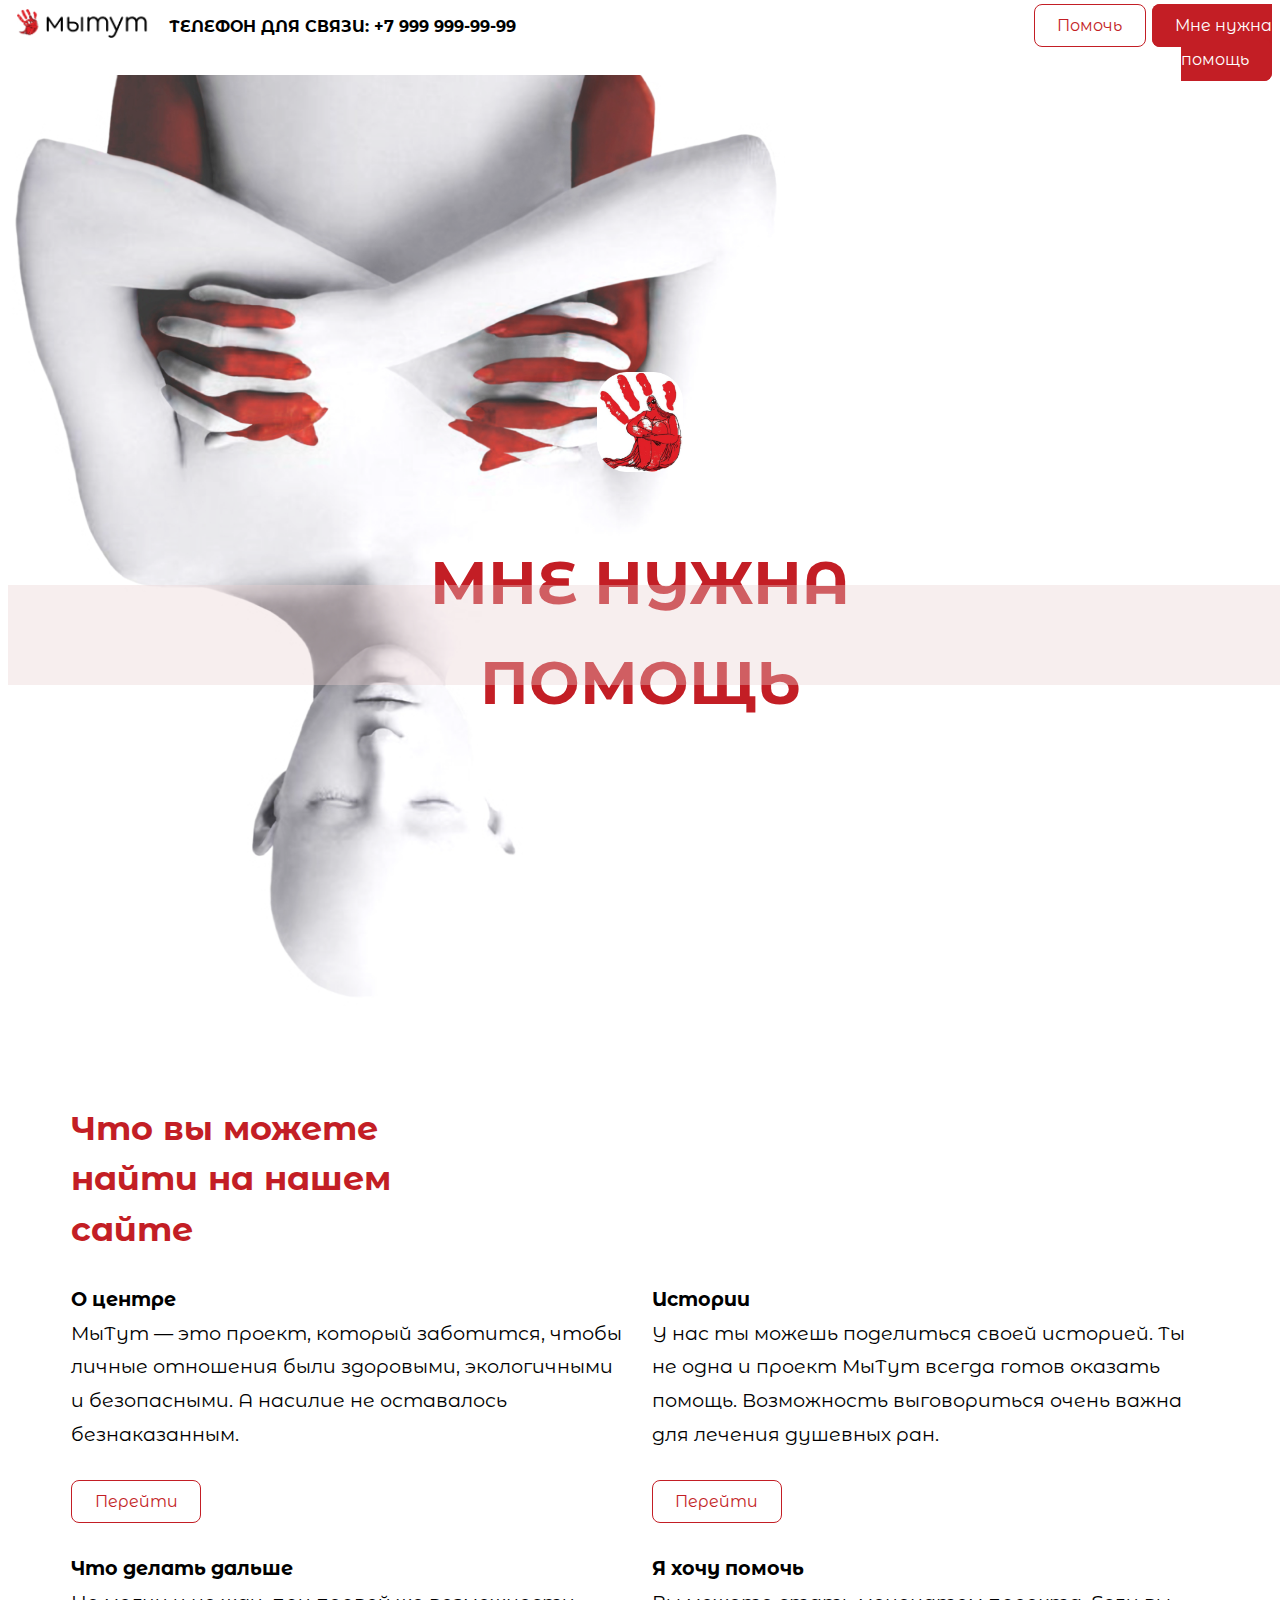
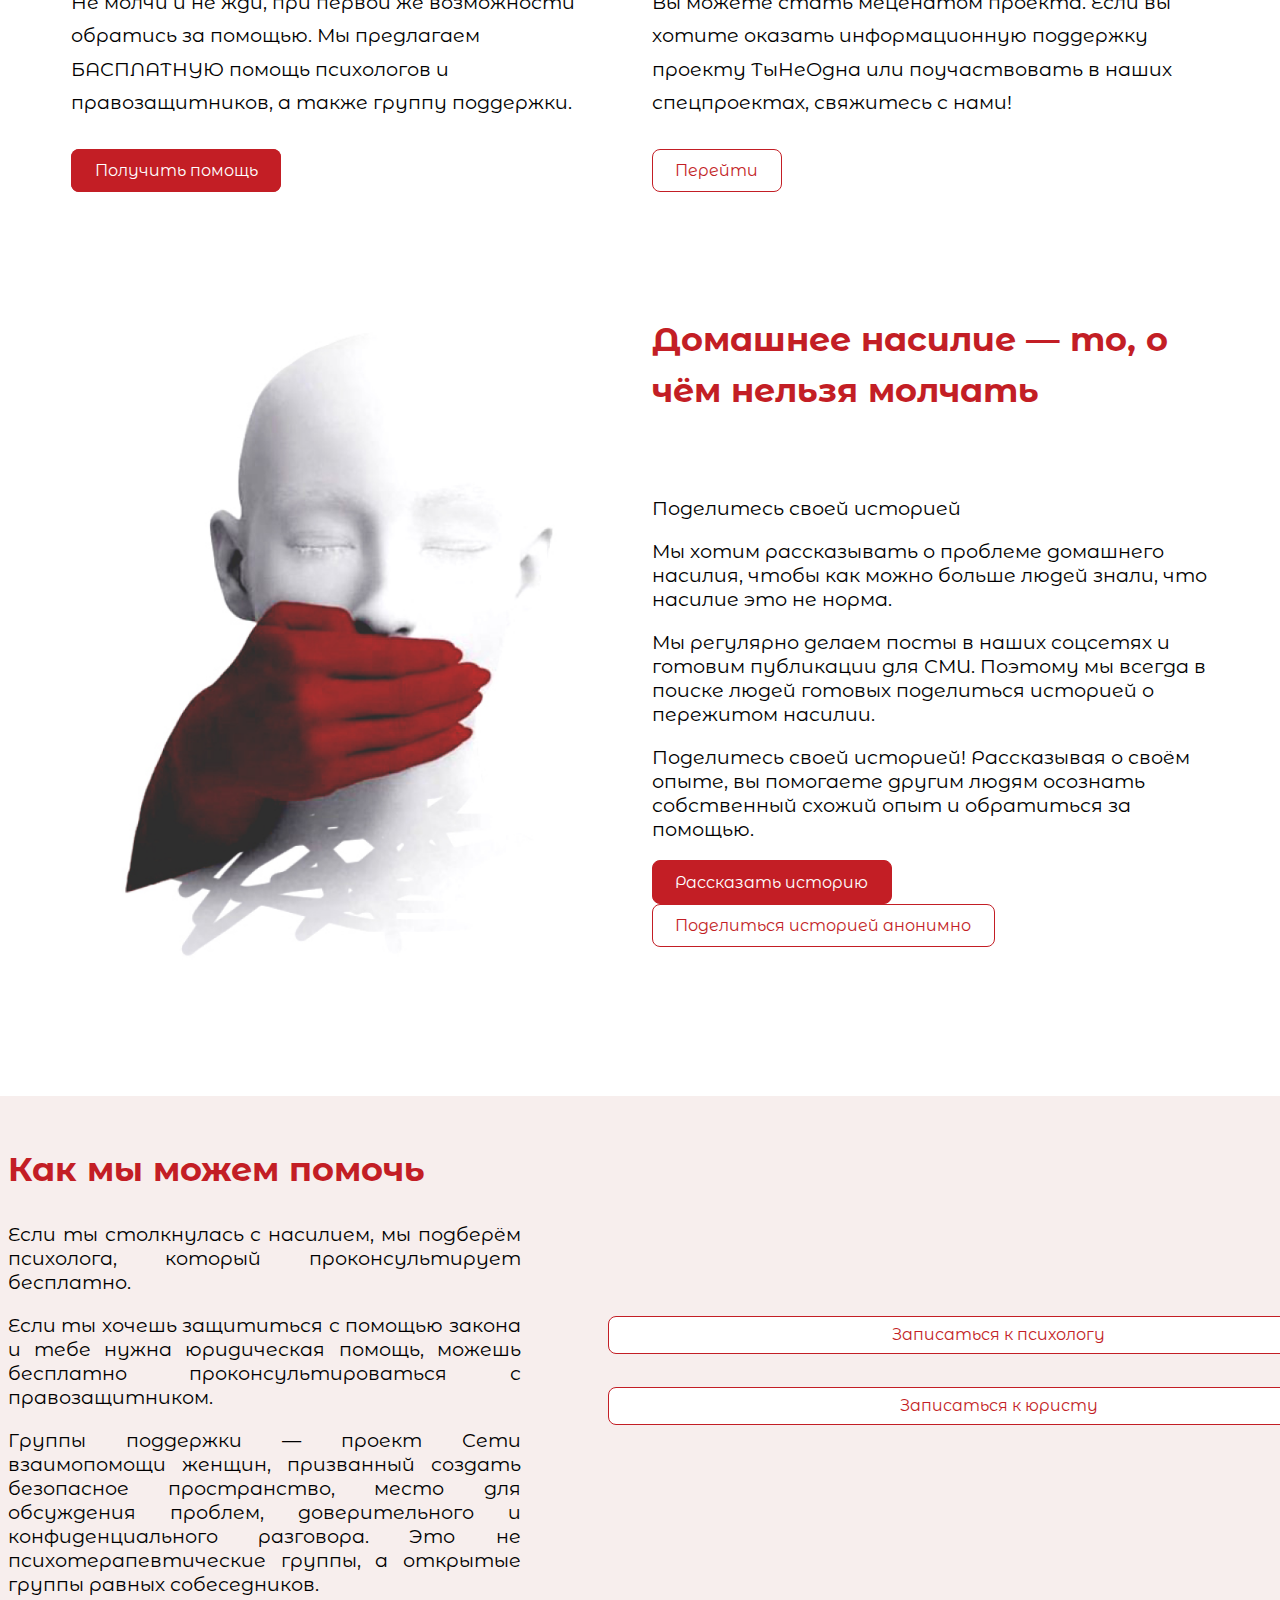
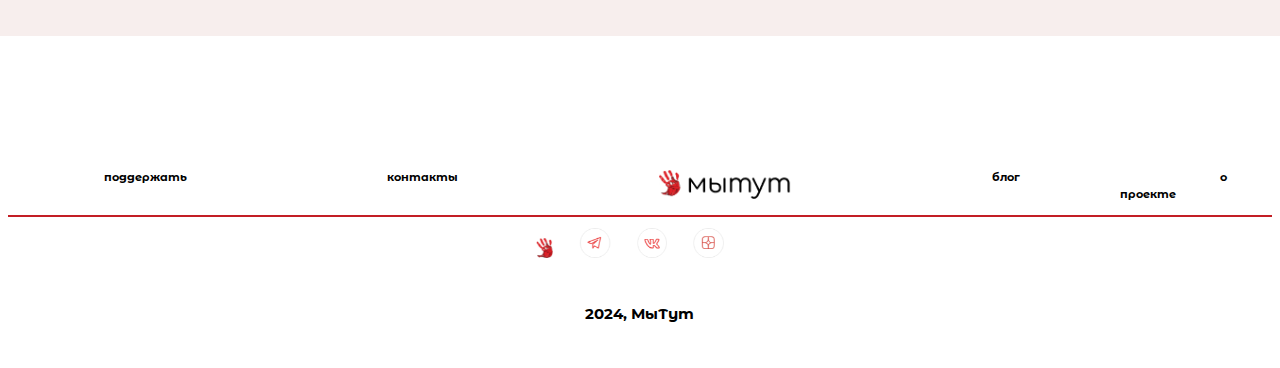
<file: index.html>
<!DOCTYPE html>

<html>
<head>
	<meta charset="utf-8"> 
    <link rel="stylesheet" type="text/css" href="index.css">
    <link rel="stylesheet" type="text/css" href="flex.css">
    <link rel="stylesheet" type="text/css" href="bootstrap-5.3.2-dist/css/bootstrap-grid.css">
	
	<link rel="preconnect" href="https://fonts.googleapis.com">
    <link rel="preconnect" href="https://fonts.gstatic.com" crossorigin>
    <link href="https://fonts.googleapis.com/css2?family=Montserrat+Alternates&display=swap" rel="stylesheet">

    <script type="text/javascript" src="modal.js"></script>

    <title>МыТут</title>
    <link href="UI-kit/icon-footer.png" rel="shortcut icon" type="image/x-icon" />

    <meta name="keywords" content="help, abuse, violence" />
    <meta name="description" content="Помощь жертвам насилия" />
</head>

<body class="cp-0" style="overflow-x: hidden;">
        <!-- header -->
        <div style="position: relative;">
            <div class="row header">
                <div class="col-9 cpl-20">
                    <div class="flex-row">
                        <div class="flex-h-center flex-v-center cmr-20">
                            <img src="UI-kit/logo-header.png" height="30" />
                        </div>
                        <div>
                            <span class="font-sm"><b>ТЕЛЕФОН ДЛЯ СВЯЗИ: +7 999 999-99-99</b></span>
                        </div>
                        
                    </div> 
                </div>
                <div class="col-3 text-right">
                    <a href="#" class="btn btn-lg btn-outlined">Помочь</a>
                    <a href="#" class="btn btn-lg btn-filled">Мне нужна помощь</a>
                </div>
            </div>
            <div class="row">
                <div class="col-12">
                    <div class="row" style="position: relative;">
                        <div class="col-12 main-logo-image" style="position: relative; top: 40%;">
                            <div style="position: absolute; top: 510px; background: rgba(234, 208, 207, 0.36); height: 100px; width: 100%;"></div>
                            <div style="display: flex; flex-direction: row; justify-content: center; height: 1000px;">
                                <div style="align-self: center;">
                                    <div class="text-center" style="font-size: 2.5rem;">
                                        <img src="UI-kit/logo-tell-stories.png" height="100px;"/>
                                        <h2 class="text-warning" style="margin-bottom: 10px;">
                                            МНЕ НУЖНА
                                        </h2>
                                        <h2 class="text-warning" style="margin-top: 10px;">
                                            ПОМОЩЬ
                                        </h2>
                                    </div>
                                </div>
                            </div>
                        </div>
                    </div>
                </div>
            </div>
            <div style="padding-left: 5%; padding-right: 5%;">
                <div class="row">
                    <div class="col-4">
                        <h2 class="text-warning">Что вы можете найти на нашем сайте</h2>
                    </div>
                </div>
                <div class="row">
                    <div class="col-6">
                        <span class="font-m">
                            <b>О центре</b>
                        </span>
                        <br />
                        <span class="font-m">
                            МыТут — это проект, который заботится, чтобы личные отношения были здоровыми, экологичными и безопасными. А насилие не оставалось безнаказанным.
                        </span>
                        <br /><br />
                        <a href="./grid.html" class="btn btn-lg btn-outlined">Перейти</a>
                    </div>
                    <div class="col-6">
                        <span class="font-m">
                            <b>Истории</b>
                        </span>
                        <br />
                        <span class="font-m">
                            У нас ты можешь поделиться своей историей. Ты не одна и проект МыТут всегда готов оказать помощь. Возможность выговориться очень важна для лечения душевных ран.
                        </span>
                        <br /><br />
                        <a href="#" class="btn btn-lg btn-outlined">Перейти</a>
                    </div>
                </div>
                <br />
                <div class="row cmb-100 cmb-100">
                    <div class="col-6">
                        <span class="font-m">
                            <b>Что делать дальше</b>
                        </span>
                        <br />
                        <span class="font-m">
                            Не молчи и не жди, при первой же возможности обратись за помощью. Мы предлагаем БАСПЛАТНУЮ помощь психологов и правозащитников, а также группу поддержки.
                        </span>
                        <br /><br />
                        <a href="#" class="btn btn-lg btn-filled">Получить помощь</a>
                    </div>
                    <div class="col-6">
                        <span class="font-m">
                            <b>Я хочу помочь</b>
                        </span>
                        <br />
                        <span class="font-m">
                            Вы можете стать меценатом проекта. Если вы хотите оказать информационную поддержку проекту ТыНеОдна или поучаствовать в наших спецпроектах, свяжитесь с нами!
                        </span>
                        <br /><br />
                        <a href="#" class="btn btn-lg btn-outlined">Перейти</a>
                    </div>
                </div>
                <div class="row cmb-100">
                    <div class="col-6">
                        <img src="UI-kit/img-main3.png" height="700" />
                    </div>
                    <div class="col-6">
                        <h2 class="text-warning">Домашнее насилие — то, о чём нельзя молчать</h2>
                        <br />
                        <p class="font-m">
                            Поделитесь своей историей
                        </p>
                        <p class="font-m">
                            Мы хотим рассказывать о проблеме домашнего насилия, чтобы как можно больше людей знали, что насилие это не норма.
                        </p>
                        <p class="font-m">
                            Мы регулярно делаем посты в наших соцсетях и готовим публикации для СМИ. Поэтому мы всегда в поиске людей готовых поделиться историей о пережитом насилии.
                        </p>
                        <p class="font-m">
                            Поделитесь своей историей! Рассказывая о своём опыте, вы помогаете другим людям осознать собственный схожий опыт и обратиться за помощью.
                        </p>
                        <button onclick="tellStory()" type="button" class="btn btn-lg btn-filled">Рассказать историю</button>
                        <button onclick="tellStoryAnonym()" type="button" class="btn btn-lg btn-outlined">Поделиться историей анонимно</button>
                    </div>
                </div>
            </div>
            <div class="row background-darker cmr-0 cml-0 cmb-100 cpt-20 cpb-20">
                <div class="col-5">
                    <h2 class="text-warning">Как мы можем помочь</h2>
                    <p class="font-m font-justify">
                        Если ты столкнулась с насилием, мы подберём психолога, который проконсультирует бесплатно.
                    </p>
                    <p class="font-m font-justify">
                        Если ты хочешь защититься с помощью закона и тебе нужна юридическая помощь, можешь бесплатно проконсультироваться с правозащитником.
                    </p>
                    <p class="font-m font-justify">
                        Группы поддержки — проект Сети взаимопомощи женщин, призванный создать безопасное пространство, место для обсуждения проблем, доверительного и конфиденциального разговора. Это не психотерапевтические группы, а открытые группы равных собеседников.
                    </p>
                </div>
                <div class="col-7" style="position: relative;">
                    <div style="position: absolute;top:40%;left: 10%;">
                        <a href="./bootstrap.html" class="btn btn-block btn-outlined" style="width: 750px;">Записаться к психологу</a>
                        <br />
                        <a href="#" class="btn btn-block btn-outlined" style="width: 750px;">Записаться к юристу</a>
                    </div>
                </div>
            </div>
            <div class="row">
                <div class="col-12">
                    <br />
                    <ul class="menu">
                        <li class="menu-item">
                            <a href="#">Поддержать</a>
                        </li>
                        <li class="menu-item">
                            <a href="#">Контакты</a>
                        </li>
                        <li class="menu-item">
                            <a href="#"><img src="UI-kit/logo-header.png" height="30"/></a>
                        </li>
                        <li class="menu-item">
                            <a href="#">Блог</a>
                        </li>
                        <li class="menu-item">
                            <a href="#">О проекте</a>
                        </li>
                    </ul>
                    <hr />
                </div>
            </div>
            <div class="row">
                <div class="col-4">
    
                </div>
                <div class="col-4 text-center">
                    <a href="#" class="cbr-20"><img src="UI-kit/logo-tell-stories.png" height="20"/></a>
                    <a href="#" class="cbr-20"><img src="UI-kit/icon-tg.png" height="30"/></a>
                    <a href="#" class="cbr-20"><img src="UI-kit/icon-vk.png" height="30"/></a>
                    <a href="#" class="cbr-20"><img src="UI-kit/icon-ya.png" height="30"/></a>
                </div>
                <div class="col-4">
                    
                </div>
            </div>
            <div class="row">
                <div class="col-4">
    
                </div>
                <div class="col-4 text-center">
                    <h6>2024, МыТут</h6>
                </div>
                <div class="col-4">
                    
                </div>
            </div>
        </div>



        <dialog id="dialog" class="dialog">
            <div class="flex-col">
                <div class="flex-row flex-space-between">
                    <div>
                        <img src="UI-kit/logo-tell-stories.png"/>
                    </div>
                    <div class="flex-grow-2">&nbsp;&nbsp;&nbsp;</div>
                    <div class="flex-grow-2">
                        <span class="text-warning">
                            Для нас важна каждая история и каждое мнение
                        </span>
                        <br />
                        <span class="text-warning">
                            Каждая новая история помогает актуализировать проблему домашнего насилия и сделать её видимой в обществе
                        </span>
                    </div>
                </div>
                <div class="flex-row flex-space-between" id="tellStoryName">
                    <div class="flex-item-label">
                        Ваше имя
                    </div>
                    <div class="flex-item-input cmb-20">
                        <input type="text" class="text-input" style="width: 90%" />
                    </div>
                </div>
                <div class="flex-row flex-space-between" id="tellStoryMail">
                    <div class="flex-item-label">
                        e-mail
                    </div>
                    <div class="flex-item-input cmb-20">
                        <input type="text" class="text-input" style="width: 90%" />
                    </div>
                </div>
                <div class="flex-row flex-space-between" id="tellStoryPhone">
                    <div class="flex-item-label">
                        Телефон
                    </div>
                    <div class="flex-item-input cmb-20">
                        <input type="text" class="text-input" style="width: 90%" />
                    </div>
                </div>
                <div class="flex-row flex-space-between">
                    <div class="flex-item-label">
                        Ваша история
                    </div>
                    <div class="flex-item-input cmb-20">
                        <textarea rows="10" class="text-input" style="width: 90%" ></textarea>
                    </div>
                </div>
                <div class="flex-row flex-h-end cmb-20">
                    <div class="flex-item-button">
                        <button type="button" id="tellStoryBtn" class="btn btn-lg btn-filled btn-block">Рассказать историю</button>
                    </div>
                </div>
                <div class="flex-row flex-h-end cmb-20">
                    <div class="flex-item-button">
                        <button type="button" id="tellStoryAnonymBtn" class="btn btn-lg btn-outlined btn-block">Поделиться историей анонимно</button>
                    </div>
                </div>
                <div class="flex-row flex-h-end">
                    <div class="flex-item-button">
                        <button onclick="closeModal()" type="button" class="btn btn-lg btn-outlined btn-block">Отмена</button>
                    </div>
                </div>
            </div>
        </dialog>
</body>
</html>
</file>
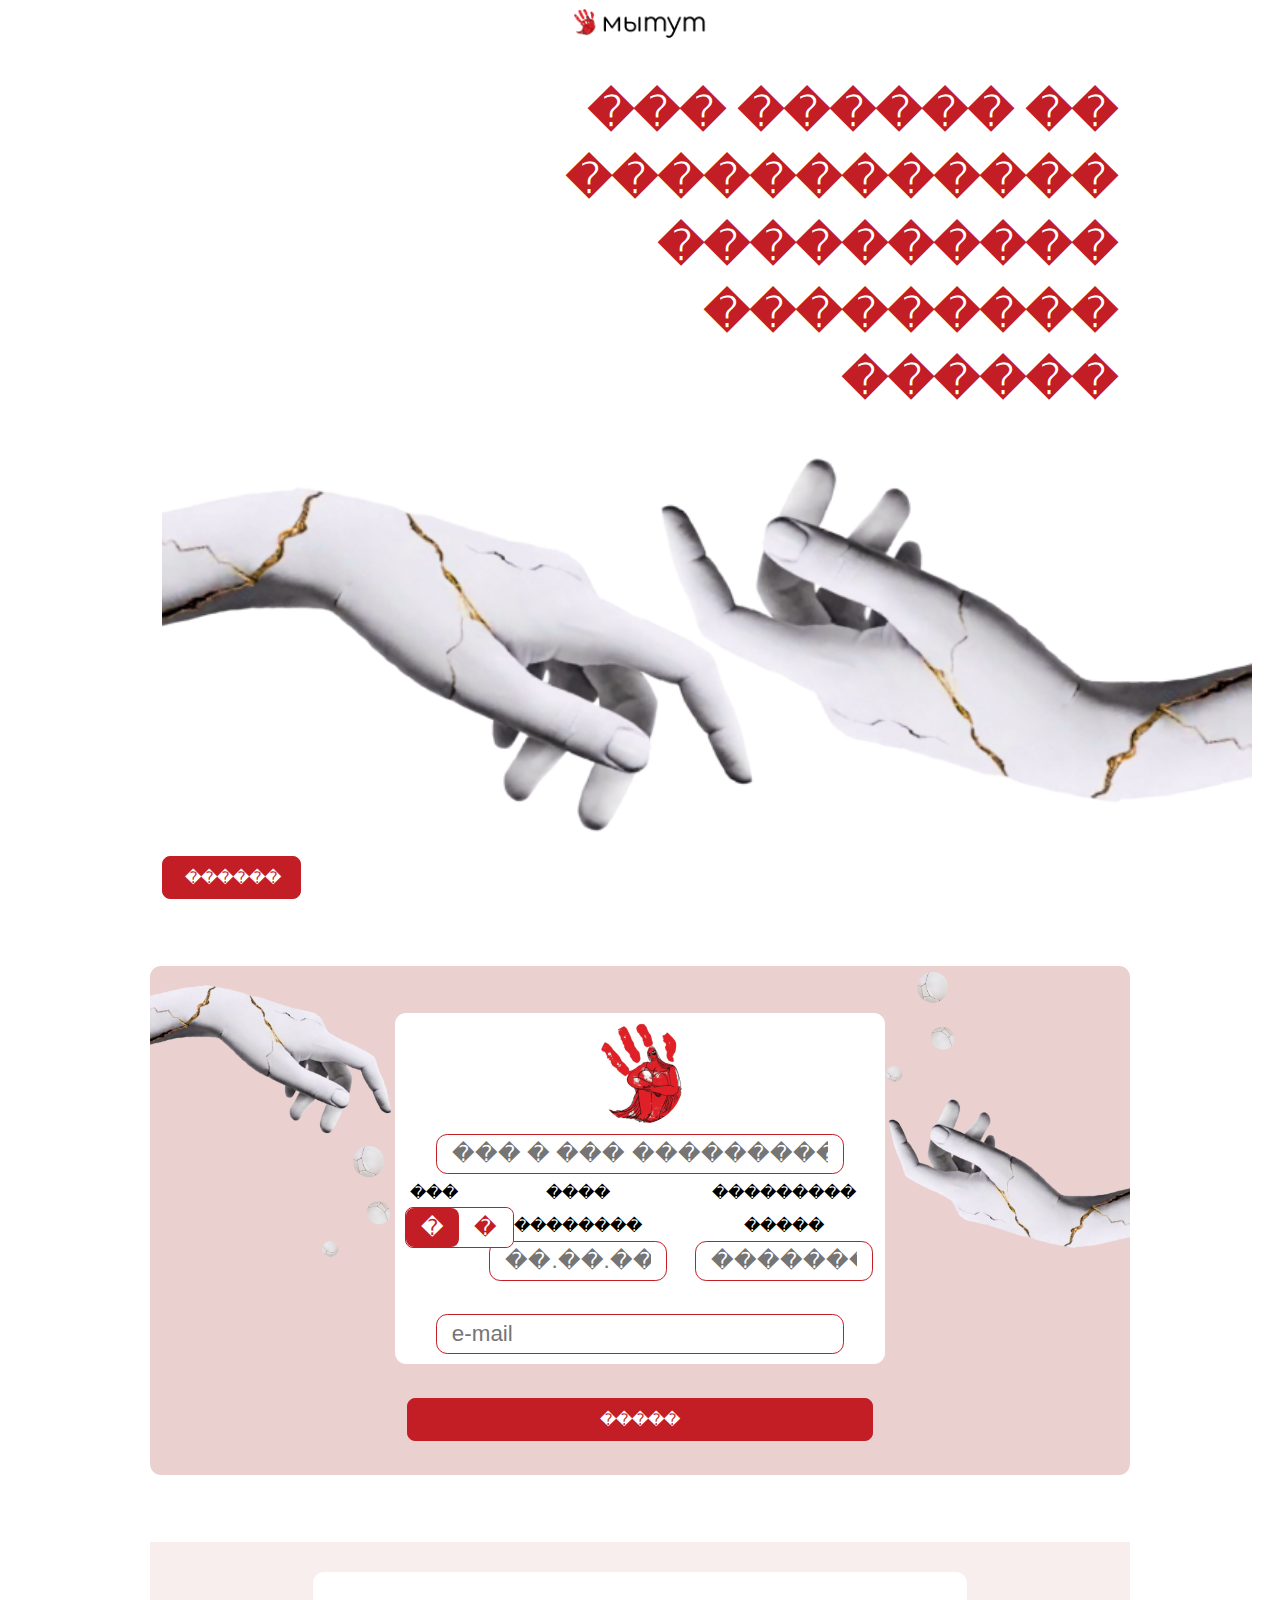
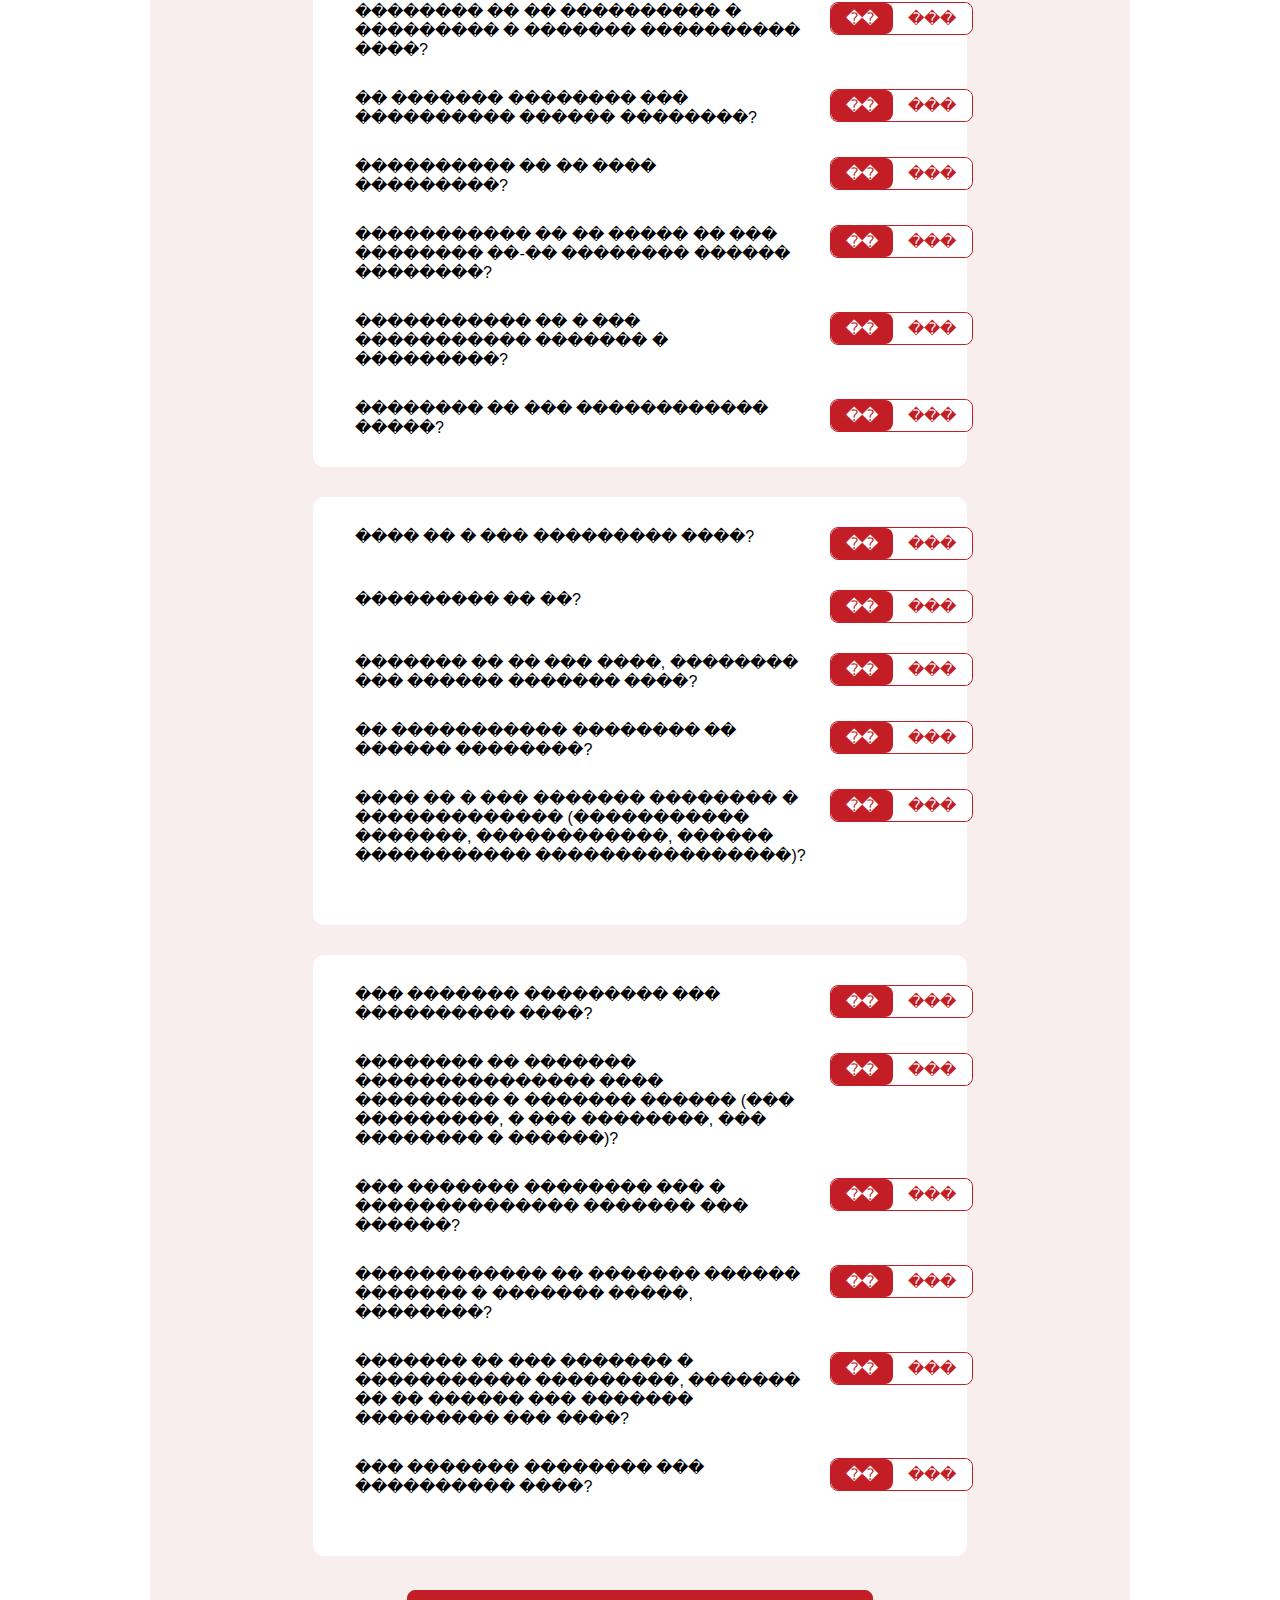
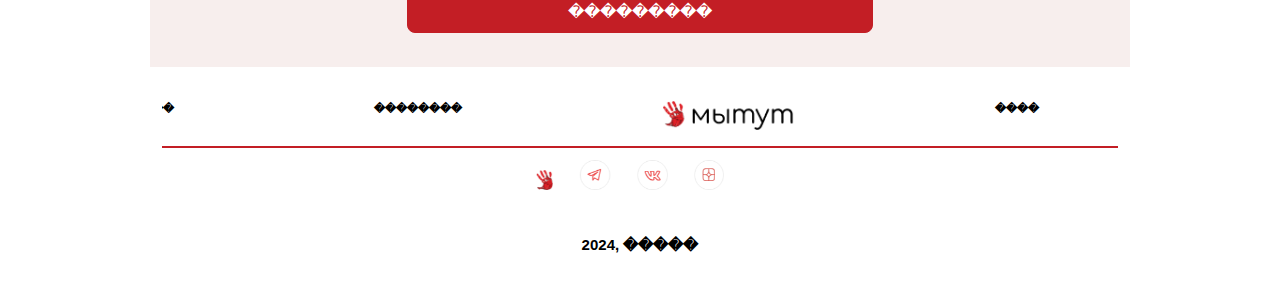
<file: bootstrap.html>
<!DOCTYPE html>

<html>
    <head>
        <link rel="stylesheet" type="text/css" href="index.css">
        <link rel="stylesheet" type="text/css" href="bootstrap-5.3.2-dist/css/bootstrap-grid.css">
    </head>
    <body>
        <div class="row">
            <div class="col-12 text-center">
                <img src="UI-kit/logo-header.png" height="30"/>
            </div>
        </div>
        <div class="row">
            <div class="col-12 text-right">
                <div style="padding-left: 40%">
                    <h1>��� ������ �� ������������ ���������� ��������� ������</h1>
                </div>
            </div>
        </div>
        <div class="row">
            <div class="col-6 text-left">
                <img src="UI-kit/arm-L-quick.png" width="600" />
            </div>
            <div class="col-6 text-right">
                <img src="UI-kit/arm-R-quick.png" width="600"/>
            </div>
        </div>
        <div class="row">
            <div class="col-2">
                <button type="button" class="btn btn-block btn-lg btn-filled">������</button>
                <br/>
                <br/>
            </div>
        </div>
        <div class="row background-darkest round cp-0">
            <div class="col-3" style="padding:0px;">
                <div class="row">
                    <div class="col-12">
                        <img src="UI-kit/arm-L-quick.png" width="100%" height="100%" />
                    </div>
                </div>
                <div class="row text-right">
                    <div class="col-12">
                        <img src="UI-kit/balls.png" width="30%" />
                    </div>
                </div>
            </div>
            <div class="col-6">
                <div class="row background-white round" style="margin-top:10%; padding: 10px;">
                    <div class="col-12" style="padding:0px;">
                        <div class="row">
                            <div class="col-12 text-center" style="padding:0px;">
                                <img src="UI-kit/logo-main.png" />
                            </div>
                        </div>
                        <div class="row">
                            <div class="col-12 text-center">
                                <input class="text-input" style="width: 80%" type="text" placeholder="��� � ��� ����������?" />
                            </div>
                        </div>
                        <div class="row">
                            <div class="col-2 text-center">
                                <span class="font-sm">���</span>
                                <br />
                                <div class="btn-group btn-group">
                                    <button type="button" class="btn-group-append btn-group-active btn-group-append-borderless">�</button>
                                    <button type="button" class="btn-group-append btn-group-append-borderless">�</button>
                                </div>
                            </div>
                            <div class="col-5 text-center">
                                <span class="font-sm">���� ��������</span>
                                <br />
                                <input class="text-input" style="width: 80%" type="text" placeholder="��.��.����" />
                            </div>
                            <div class="col-5 text-center">
                                <span class="font-sm">��������� �����</span>
                                <br />
                                <input class="text-input" style="width: 80%" type="text" placeholder="��������� �����" />
                            </div>
                        </div>
                        <br />
                        <div class="row">
                            <div class="col-12 text-center">
                                <input class="text-input" style="width: 80%" type="text" placeholder="e-mail" />
                            </div>
                        </div>
                    </div>
                </div>
                <br />
                <div class="row">
                    <div class="col-12 text-center">
                        <button type="button" class="btn btn-lg btn-filled btn-block">�����</button>
                    </div>
                </div>
                <br />
            </div>
            <div class="col-3"  style="padding:0px;">
                <div class="row">
                    <div class="col-12">
                        <img src="UI-kit/balls.png" width="30%">
                    </div>
                </div>
                <div class="row">
                    <div class="col-12">
                        <img src="UI-kit/arm-R-quick.png" width="100%" height="100%" />
                    </div>
                </div>
            </div>
        </div>
        <br />
        <br />
        <div class="row background-darker">
            <div class="col-2">

            </div>
            <div class="col-8">
                <div class="row background-white font-sm round" style="margin-top: 30px;padding:30px;">
                    <div class="row" style="margin-bottom: 30px;">
                        <div class="col-10">
                            <span>�������� �� �� ���������� � ��������� � ������� ���������� ����?</span>
                        </div>
                        <div class="col-2 text-right">
                            <div class="btn-group btn-group">
                                <button type="button" class="btn-group-append btn-group-active btn-group-append-borderless font-sm">��</button>
                                <button type="button" class="btn-group-append btn-group-append-borderless font-sm">���</button>
                            </div>
                        </div>
                    </div>
                    <div class="row" style="margin-bottom: 30px;">
                        <div class="col-10">
                            <span>�� ������� �������� ��� ���������� ������ ��������?</span>
                        </div>
                        <div class="col-2 text-right">
                            <div class="btn-group btn-group">
                                <button type="button" class="btn-group-append btn-group-active btn-group-append-borderless font-sm">��</button>
                                <button type="button" class="btn-group-append btn-group-append-borderless font-sm">���</button>
                            </div>
                        </div>
                    </div>
                    <div class="row" style="margin-bottom: 30px;">
                        <div class="col-10">
                            <span>���������� �� �� ���� ���������?</span>
                        </div>
                        <div class="col-2 text-right">
                            <div class="btn-group btn-group">
                                <button type="button" class="btn-group-append btn-group-active btn-group-append-borderless font-sm">��</button>
                                <button type="button" class="btn-group-append btn-group-append-borderless font-sm">���</button>
                            </div>
                        </div>
                    </div>
                    <div class="row" style="margin-bottom: 30px;">
                        <div class="col-10">
                            <span>����������� �� �� ����� �� ��� �������� ��-�� �������� ������ ��������?</span>
                        </div>
                        <div class="col-2 text-right">
                            <div class="btn-group btn-group">
                                <button type="button" class="btn-group-append btn-group-active btn-group-append-borderless font-sm">��</button>
                                <button type="button" class="btn-group-append btn-group-append-borderless font-sm">���</button>
                            </div>
                        </div>
                    </div>
                    <div class="row" style="margin-bottom: 30px;">
                        <div class="col-10">
                            <span>����������� �� � ��� ����������� ������� � ���������?</span>
                        </div>
                        <div class="col-2 text-right">
                            <div class="btn-group btn-group">
                                <button type="button" class="btn-group-append btn-group-active btn-group-append-borderless font-sm">��</button>
                                <button type="button" class="btn-group-append btn-group-append-borderless font-sm">���</button>
                            </div>
                        </div>
                    </div>
                    <div class="row">
                        <div class="col-10">
                            <span>�������� �� ��� ������������ �����?</span>
                        </div>
                        <div class="col-2 text-right">
                            <div class="btn-group btn-group">
                                <button type="button" class="btn-group-append btn-group-active btn-group-append-borderless font-sm">��</button>
                                <button type="button" class="btn-group-append btn-group-append-borderless font-sm">���</button>
                            </div>
                        </div>
                    </div>
                </div>
            </div>
            <div class="col-2">
                
            </div>
        </div>


        <div class="row background-darker">
            <div class="col-2">

            </div>
            <div class="col-8">
                <div class="row background-white font-sm round" style="margin-top: 30px;padding:30px;">
                    <div class="row" style="margin-bottom: 30px;">
                        <div class="col-10">
                            <span>���� �� � ��� ��������� ����?</span>
                        </div>
                        <div class="col-2 text-right">
                            <div class="btn-group btn-group">
                                <button type="button" class="btn-group-append btn-group-active btn-group-append-borderless font-sm">��</button>
                                <button type="button" class="btn-group-append btn-group-append-borderless font-sm">���</button>
                            </div>
                        </div>
                    </div>
                    <div class="row" style="margin-bottom: 30px;">
                        <div class="col-10">
                            <span>��������� �� ��?</span>
                        </div>
                        <div class="col-2 text-right">
                            <div class="btn-group btn-group">
                                <button type="button" class="btn-group-append btn-group-active btn-group-append-borderless font-sm">��</button>
                                <button type="button" class="btn-group-append btn-group-append-borderless font-sm">���</button>
                            </div>
                        </div>
                    </div>
                    <div class="row" style="margin-bottom: 30px;">
                        <div class="col-10">
                            <span>������� �� �� ��� ����, �������� ��� ������ ������� ����?</span>
                        </div>
                        <div class="col-2 text-right">
                            <div class="btn-group btn-group">
                                <button type="button" class="btn-group-append btn-group-active btn-group-append-borderless font-sm">��</button>
                                <button type="button" class="btn-group-append btn-group-append-borderless font-sm">���</button>
                            </div>
                        </div>
                    </div>
                    <div class="row" style="margin-bottom: 30px;">
                        <div class="col-10">
                            <span>�� ����������� �������� �� ������ ��������?</span>
                        </div>
                        <div class="col-2 text-right">
                            <div class="btn-group btn-group">
                                <button type="button" class="btn-group-append btn-group-active btn-group-append-borderless font-sm">��</button>
                                <button type="button" class="btn-group-append btn-group-append-borderless font-sm">���</button>
                            </div>
                        </div>
                    </div>
                    <div class="row" style="margin-bottom: 30px;">
                        <div class="col-10">
                            <span>���� �� � ��� ������� �������� � ������������� (����������� �������, ������������, ������ ����������� ����������������)?</span>
                        </div>
                        <div class="col-2 text-right">
                            <div class="btn-group btn-group">
                                <button type="button" class="btn-group-append btn-group-active btn-group-append-borderless font-sm">��</button>
                                <button type="button" class="btn-group-append btn-group-append-borderless font-sm">���</button>
                            </div>
                        </div>
                    </div>
                </div>
            </div>
            <div class="col-2">
                
            </div>
        </div>



        <div class="row background-darker">
            <div class="col-2">

            </div>
            <div class="col-8">
                <div class="row background-white font-sm round" style="margin-top: 30px;padding:30px;">
                    <div class="row" style="margin-bottom: 30px;">
                        <div class="col-10">
                            <span>��� ������� ��������� ��� ���������� ����?</span>
                        </div>
                        <div class="col-2 text-right">
                            <div class="btn-group btn-group">
                                <button type="button" class="btn-group-append btn-group-active btn-group-append-borderless font-sm">��</button>
                                <button type="button" class="btn-group-append btn-group-append-borderless font-sm">���</button>
                            </div>
                        </div>
                    </div>
                    <div class="row" style="margin-bottom: 30px;">
                        <div class="col-10">
                            <span>�������� �� ������� ��������������� ���� ��������� � ������� ������ (��� ���������, � ��� ��������, ��� �������� � ������)?</span>
                        </div>
                        <div class="col-2 text-right">
                            <div class="btn-group btn-group">
                                <button type="button" class="btn-group-append btn-group-active btn-group-append-borderless font-sm">��</button>
                                <button type="button" class="btn-group-append btn-group-append-borderless font-sm">���</button>
                            </div>
                        </div>
                    </div>
                    <div class="row" style="margin-bottom: 30px;">
                        <div class="col-10">
                            <span>��� ������� �������� ��� � �������������� ������� ��� ������?</span>
                        </div>
                        <div class="col-2 text-right">
                            <div class="btn-group btn-group">
                                <button type="button" class="btn-group-append btn-group-active btn-group-append-borderless font-sm">��</button>
                                <button type="button" class="btn-group-append btn-group-append-borderless font-sm">���</button>
                            </div>
                        </div>
                    </div>
                    <div class="row" style="margin-bottom: 30px;">
                        <div class="col-10">
                            <span>������������ �� ������� ������ ������� � ������� �����, ��������?</span>
                        </div>
                        <div class="col-2 text-right">
                            <div class="btn-group btn-group">
                                <button type="button" class="btn-group-append btn-group-active btn-group-append-borderless font-sm">��</button>
                                <button type="button" class="btn-group-append btn-group-append-borderless font-sm">���</button>
                            </div>
                        </div>
                    </div>
                    <div class="row" style="margin-bottom: 30px;">
                        <div class="col-10">
                            <span>������� �� ��� ������� � ����������� ���������, ������� �� �� ������ ��� ������� ��������� ��� ����?</span>
                        </div>
                        <div class="col-2 text-right">
                            <div class="btn-group btn-group">
                                <button type="button" class="btn-group-append btn-group-active btn-group-append-borderless font-sm">��</button>
                                <button type="button" class="btn-group-append btn-group-append-borderless font-sm">���</button>
                            </div>
                        </div>
                    </div>
                    <div class="row" style="margin-bottom: 30px;">
                        <div class="col-10">
                            <span>��� ������� �������� ��� ���������� ����?</span>
                        </div>
                        <div class="col-2 text-right">
                            <div class="btn-group btn-group">
                                <button type="button" class="btn-group-append btn-group-active btn-group-append-borderless font-sm">��</button>
                                <button type="button" class="btn-group-append btn-group-append-borderless font-sm">���</button>
                            </div>
                        </div>
                    </div>
                </div>
            </div>
            <div class="col-2">
                
            </div>
        </div>
        <div class="row background-darker">
            <div class="col-3"><br /></div>
            <div class="col-6 text-center">
                <br />
                <button type="button" class="btn btn-lg btn-filled btn-block">���������</button>
                <br />
            </div>
            <div class="col-3"><br /></div>
        </div>
        <div class="row">
            <div class="col-12">
                <br />
                <ul class="menu">
                    <li class="menu-item">
                        <a href="#">����������</a>
                    </li>
                    <li class="menu-item">
                        <a href="#">��������</a>
                    </li>
                    <li class="menu-item">
                        <a href="#"><img src="UI-kit/logo-header.png" height="30"/></a>
                    </li>
                    <li class="menu-item">
                        <a href="#">����</a>
                    </li>
                    <li class="menu-item">
                        <a href="#">� �������</a>
                    </li>
                </ul>
                <hr />
            </div>
        </div>
        <div class="row">
            <div class="col-4">

            </div>
            <div class="col-4 text-center">
                <a href="#" class="cbr-20"><img src="UI-kit/logo-tell-stories.png" height="20"/></a>
                <a href="#" class="cbr-20"><img src="UI-kit/icon-tg.png" height="30"/></a>
                <a href="#" class="cbr-20"><img src="UI-kit/icon-vk.png" height="30"/></a>
                <a href="#" class="cbr-20"><img src="UI-kit/icon-ya.png" height="30"/></a>
            </div>
            <div class="col-4">
                
            </div>
        </div>
        <div class="row">
            <div class="col-4">

            </div>
            <div class="col-4 text-center">
                <h6>2024, �����</h6>
            </div>
            <div class="col-4">
                
            </div>
        </div>
    </body>
</html>
</file>
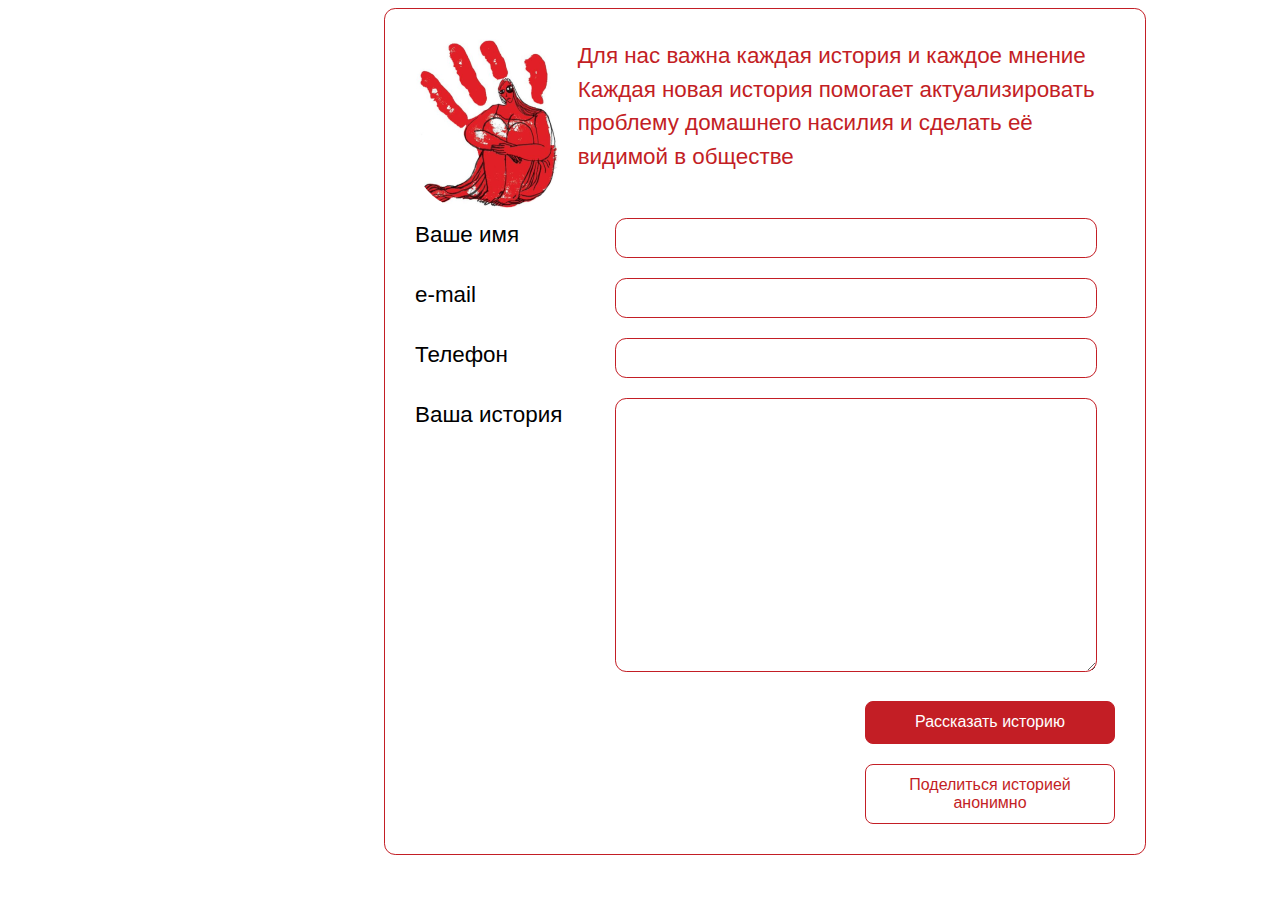
<file: flex.html>
<!DOCTYPE html>

<html>
    <head>
		<meta charset="utf-8"> 
        <link rel="stylesheet" type="text/css" href="index.css">
        <link rel="stylesheet" type="text/css" href="flex.css">
    </head>
    <body>
        <dialog id="dialog" class="dialog" open>
            <div class="flex-col">
                <div class="flex-row flex-space-between">
                    <div>
                        <img src="UI-kit/logo-tell-stories.png"/>
                    </div>
                    <div class="flex-grow-2">&nbsp;&nbsp;&nbsp;</div>
                    <div class="flex-grow-2">
                        <span class="text-warning">
                            Для нас важна каждая история и каждое мнение
                        </span>
                        <br />
                        <span class="text-warning">
                            Каждая новая история помогает актуализировать проблему домашнего насилия и сделать её видимой в обществе
                        </span>
                    </div>
                </div>
                <div class="flex-row flex-space-between">
                    <div class="flex-item-label">
                        Ваше имя
                    </div>
                    <div class="flex-item-input cmb-20">
                        <input type="text" class="text-input" style="width: 90%" />
                    </div>
                </div>
                <div class="flex-row flex-space-between">
                    <div class="flex-item-label">
                        e-mail
                    </div>
                    <div class="flex-item-input cmb-20">
                        <input type="text" class="text-input" style="width: 90%" />
                    </div>
                </div>
                <div class="flex-row flex-space-between">
                    <div class="flex-item-label">
                        Телефон
                    </div>
                    <div class="flex-item-input cmb-20">
                        <input type="text" class="text-input" style="width: 90%" />
                    </div>
                </div>
                <div class="flex-row flex-space-between">
                    <div class="flex-item-label">
                        Ваша история
                    </div>
                    <div class="flex-item-input cmb-20">
                        <textarea rows="10" class="text-input" style="width: 90%" >

                        </textarea>
                    </div>
                </div>
                <div class="flex-row flex-h-end cmb-20">
                    <div class="flex-item-button">
                        <button type="button" class="btn btn-lg btn-filled btn-block">Рассказать историю</button>
                    </div>
                </div>
                <div class="flex-row flex-h-end">
                    <div class="flex-item-button">
                        <button type="button" class="btn btn-lg btn-outlined btn-block">Поделиться историей анонимно</button>
                    </div>
                </div>
            </div>
        </dialog>
    </body>
</html>
</file>
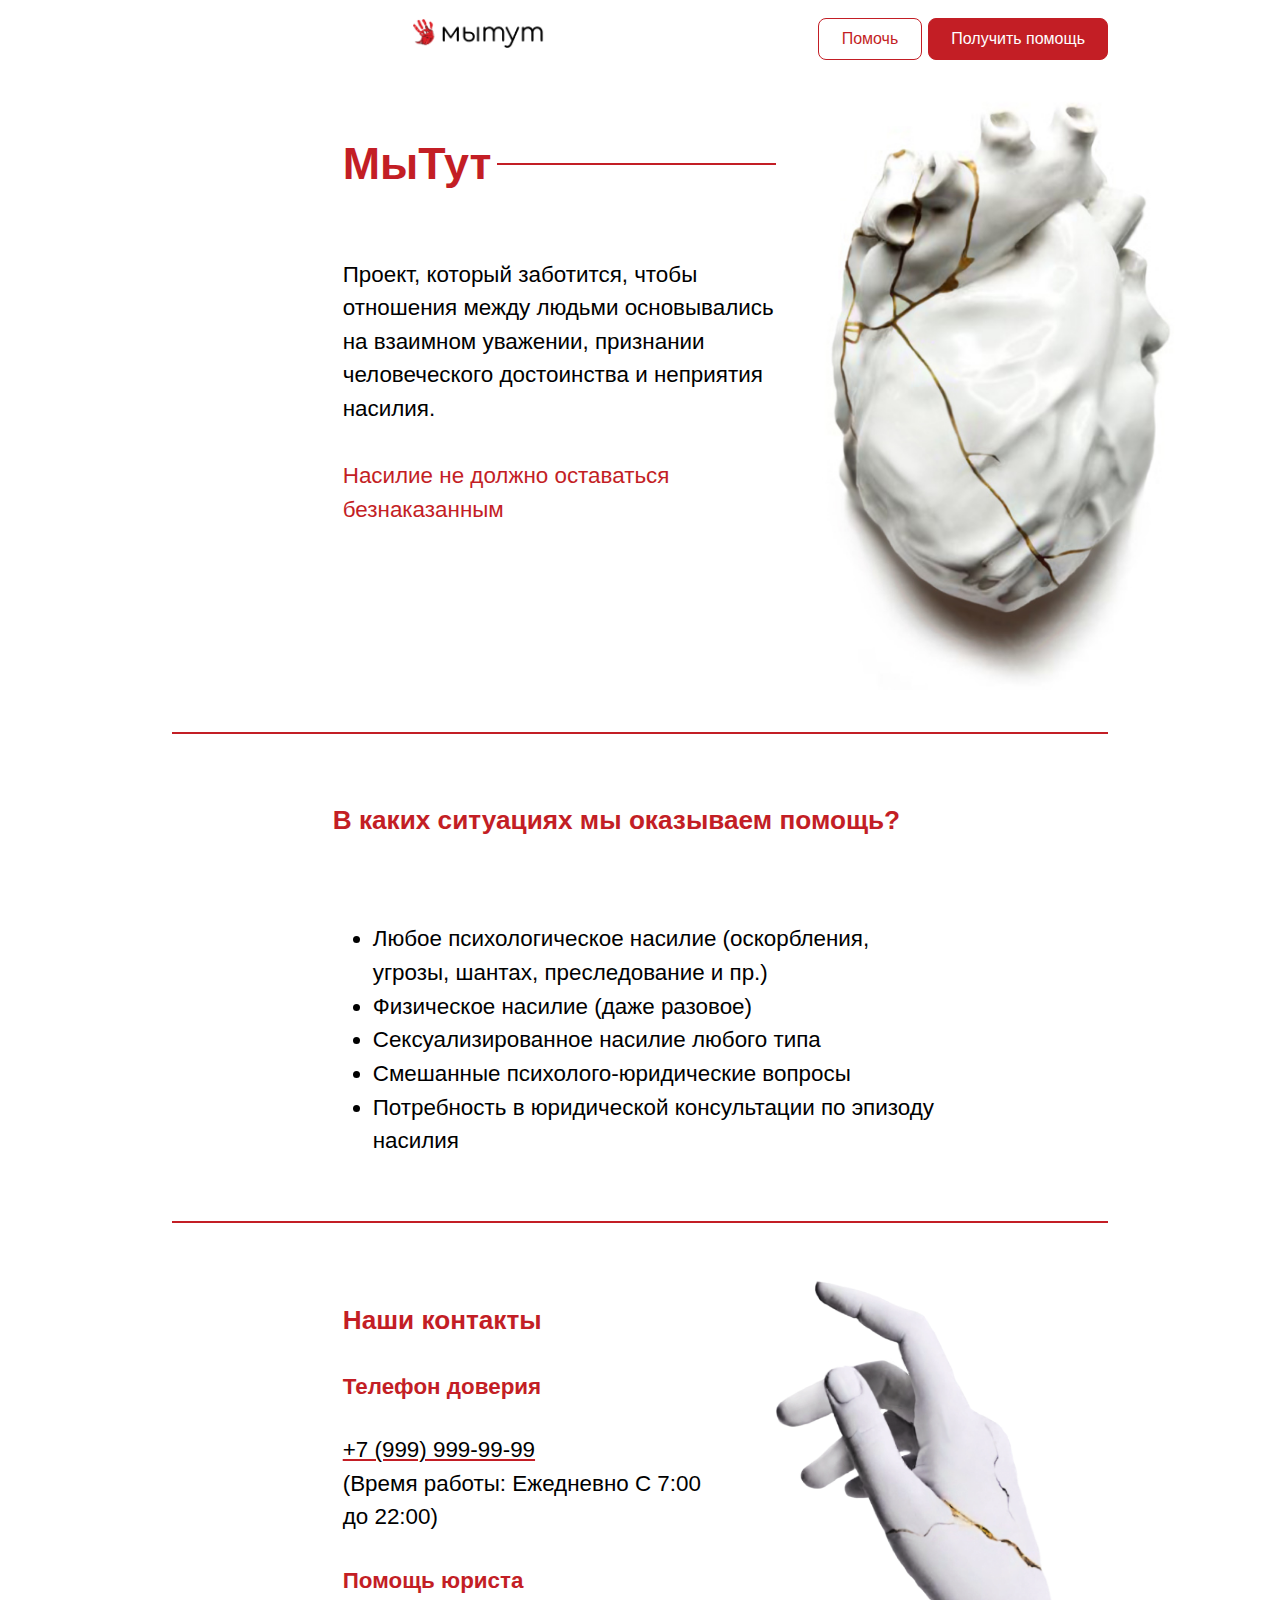
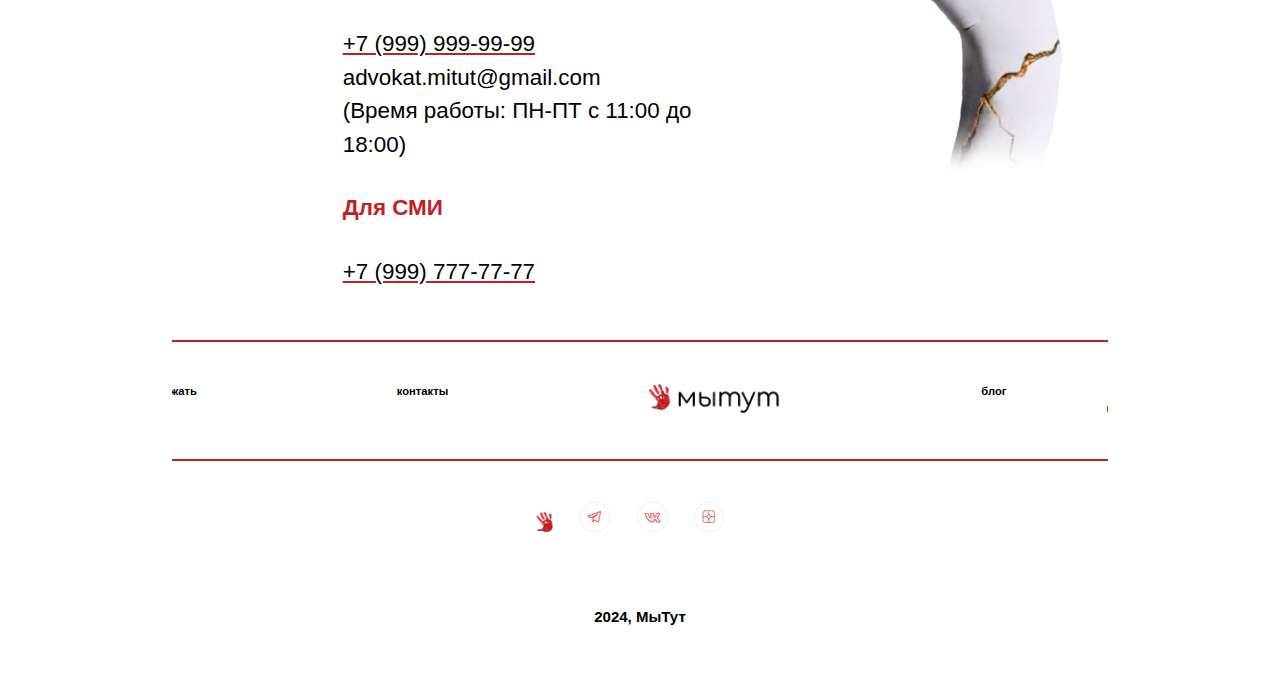
<file: grid.html>
<!DOCTYPE html>

<html>
<head>
	<meta charset="utf-8"> 
    <link rel="stylesheet" type="text/css" href="index.css">
    <link rel="stylesheet" type="text/css" href="grid.css">

    <title>О нас</title>
    <link href="UI-kit/icon-footer.png" rel="shortcut icon" type="image/x-icon" />
</head>

<body>
        <div class="container">
            <div class="item-content-center item item-start-1 item-end-5 item-text-align-center">
                <img src="UI-kit/logo-header.png" height="30"/>
            </div>
            <div class="item item-start-5 item-end-7 item-text-align-right">
                <button type="button" class="btn btn-lg btn-outlined">Помочь</button> 
                <button href="bootstrap.html" type="button" class="btn btn-lg btn-filled">Получить помощь</button>    
            </div>

            <div class="item item-start-2 item-end-5">
                <div class="container">
                    <div class="item item-start-1 item-end-3">
                        <h1>МыТут</h1>
                    </div>
                    <div class="item item-start-3 item-end-7 item-align-center">
                        <hr class="item-align-item" />
                    </div>
                    <div class="item item-start-1 item-end-7">
                        Проект, который заботится, чтобы отношения между людьми основывались на взаимном уважении, признании человеческого достоинства и неприятия насилия.
                        <br />
                        <br />
                        <span class="text-warning">Насилие не должно оставаться безнаказанным</span>
                    </div>
                </div>  
            </div>
            <div class="item item-start-5 item-end-7 item-text-align-right">
                <img src="UI-kit/hurt-about-us.png" height="600" class="item-align-right"/>
            </div>
            <div class="item item-start-1 item-end-7">
                <hr />
            </div>
            <div class="item item-start-2 item-end-6">
                <h3 class="text-warning">В каких ситуациях мы оказываем помощь?</h3>
                <br />
                <ul>
                    <li>Любое психологическое насилие (оскорбления, угрозы, шантах, преследование и пр.)</li>
                    <li>Физическое насилие (даже разовое)</li>
                    <li>Сексуализированное насилие любого типа</li>
                    <li>Смешанные психолого-юридические вопросы</li>
                    <li>Потребность в юридической консультации по эпизоду насилия</li>
                </ul>
            </div>
            <div class="item item-start-1 item-end-7">
                <hr />
            </div>
            <div class="item item-start-2 item-end-6">
                <div class="container">
                    <div class="item item-start-1 item-end-5">
                        <h3 class="text-warning">Наши контакты</h3>
                        <h4 class="text-warning">Телефон доверия</h4>
                        <span class="text-underline-warning">+7 (999) 999-99-99</span>
                        <br />
                        (Время работы: Ежедневно С 7:00 до 22:00)
                        <br />
        
                        <h4 class="text-warning">Помощь юриста</h4>
                        <span class="text-underline-warning">+7 (999) 999-99-99</span>
                        <br />
                        advokat.mitut@gmail.com
                        <br />
                        (Время работы: ПН-ПТ с 11:00 до 18:00)
                        <br />
        
                        <h4 class="text-warning">Для СМИ</h4>
                        <span class="text-underline-warning">+7 (999) 777-77-77</span>
                    </div>
                    <div class="item item-start-5 item-end-7">
                        <img src="UI-kit/arm-about-us.png" height="500" class="item-align-right"/>
                    </div>
                </div>
            </div>
            <div class="item item-start-1 item-end-7">
                <hr />
            </div>
            <div class="item item-start-1 item-end-7">
                <ul class="menu">
                    <li class="menu-item">
                        <a href="#">Поддержать</a>
                    </li>
                    <li class="menu-item">
                        <a href="#">Контакты</a>
                    </li>
                    <li class="menu-item">
                        <a href="#"><img src="UI-kit/logo-header.png" height="30"/></a>
                    </li>
                    <li class="menu-item">
                        <a href="#">Блог</a>
                    </li>
                    <li class="menu-item">
                        <a href="#">О проекте</a>
                    </li>
                </ul>
            </div>
            <div class="item item-start-1 item-end-7">
                <hr />
            </div>
            <div class="item item-start-1 item-end-7 item-text-align-center">
                <a href="#" class="cbr-20"><img src="UI-kit/logo-tell-stories.png" height="20"/></a>
                <a href="#" class="cbr-20"><img src="UI-kit/icon-tg.png" height="30"/></a>
                <a href="#" class="cbr-20"><img src="UI-kit/icon-vk.png" height="30"/></a>
                <a href="#" class="cbr-20"><img src="UI-kit/icon-ya.png" height="30"/></a>
            </div>
            <div class="item item-start-1 item-end-7 item-text-align-center">
                <h6>2024, МыТут</h6>
            </div>
        </div>
</body>
</html>
</file>
<file: index.css>
:root {
    --primary-color: rgb(195,30,37);
    --primary-darker-color: rgb(168, 31, 38);
    --primary-background-color: white;
    --background-darker-color: rgb(247, 238, 237);
    --background-darkest-color: rgb(234, 208, 207);
    --background-logo-color: rgb(234, 226, 207);

    --text-input-border-radius: 0.7rem;
    --btn-border-radius: 0.5rem;
    --btn-padding: 0.375rem 0.95rem;
    --btn-lg-padding: 0.7rem 1.4rem;
}
const firebaseConfig = {
  apiKey: "AIzaSyCi9nVWTTP23OFo3aJjIsVy3lqa51kz_xw",
  authDomain: "siteforadmis.firebaseapp.com",
  projectId: "siteforadmis",
  storageBucket: "siteforadmis.appspot.com",
  messagingSenderId: "927038533764",
  appId: "1:927038533764:web:3e8f911c67545672a452d1"
};

@font-face {
    font-family: "Montserrat Alternates";
    src: url(font/MontserratAlternates-Regular.ttf) format("truetype");
}

body {
    font: 1.4rem "Montserrat Alternates", sans-serif;
    padding-right: 12%;
    padding-left: 12%;
    line-height: 1.5;
}

a {
    text-decoration: none;
}

button {
    font: 1.4rem "Montserrat Alternates", sans-serif;
}

input {
    font: 1.4rem "Montserrat Alternates", sans-serif;
}

textarea {
    font: 1.4rem "Montserrat Alternates", sans-serif;
}

/* разделительная полоска */
hr {
    border: 1px solid var(--primary-color);
}

h1 {
    color: var(--primary-color);
}

.lineage-lg {
    line-height: 1.5;
}

.font-sm {
    font: 1.0rem "Montserrat Alternates", sans-serif !important;
}

.font-m {
    font: 1.2rem "Montserrat Alternates", sans-serif !important;
}

.font-right {
    text-align: right;
}

.font-left {
    text-align: left;
}

.font-center {
    text-align: center;
}

.font-justify {
    text-align: justify;
}

.background-white {
    background-color: white;
}

.background-darker {
    background-color: var(--background-darker-color);
}

.background-darkest {
    background-color: var(--background-darkest-color);
}

.round {
    border-radius: var(--text-input-border-radius);
}

/* кнопка */
.btn {
    border: none;
    text-align: center;
    vertical-align: middle;
    padding: var(--btn-padding);
    font-size: 1rem;
    border-radius: var(--btn-border-radius);
}

/* большая кнопка */
.btn-lg {
    padding: var(--btn-lg-padding);
}

/* кнопка с текстом в верхнем регистре */
.btn-upper {
    text-transform: uppercase;
}

/* кнопка, занимающая весь блок по ширине */
.btn-block {
    display: block;
    width: 100%;
}

/* отключение рамки */
.btn-borderless {
    border: none !important;
}

.btn-radius-0 {
    border-radius: 0px !important;
}

/* кнопка, залитая цветом */
.btn-filled {
    color: var(--primary-background-color);
    border: 1px solid var(--primary-color);
    background-color: var(--primary-color);
    transition: background-color 0.1s ease-out 100ms;
}

.btn-filled:hover {
    color: var(--primary-color);
    border: 1px solid var(--primary-color);
    background-color: var(--primary-background-color);
}

/* кнопка с рамками */
.btn-outlined {
    color: var(--primary-color);
    border: 1px solid var(--primary-color);
    background-color: var(--primary-background-color);
    transition: background-color 0.1s ease-out 100ms;
}

.btn-outlined:hover {
    color: var(--primary-background-color);
    border: 1px solid var(--primary-color);
    background-color: var(--primary-color);
}

/* группа кнопок */
.btn-group {
    position: relative;
    display: inline-flex;
    vertical-align: middle;
    border: 1px solid var(--primary-color);
    border-radius: var(--btn-border-radius);
    background-color: white;
}

/* добавляем паддинги всем дочерним элементам */
.btn-group-lg > * {
    padding: var(--btn-lg-padding) !important;
}

/* добавляем паддинги всем дочерним элементам */
.btn-group > * {
    padding: var(--btn-padding);
    border: 1px solid var(--primary-color) !important;
    border-top:0px !important;
    border-bottom:0px !important;
}

/* элемент группы */
.btn-group-append {
    color: var(--primary-color);
    border-radius: var(--btn-border-radius);
    background-color: var(--primary-background-color);
    padding: var(--btn-padding);
}

/* элемент группы без рамки */
.btn-group-append-borderless {
    border: 0px !important;
}

/* подсвеченный элемент группы */
.btn-group-active {
    color: var(--primary-background-color);
    border-radius: var(--btn-border-radius);
    background-color: var(--primary-color);
}

/* текстовое поле */
.text-input {
    border: 1px solid var(--primary-color);
    border-radius: var(--text-input-border-radius);
    padding: var(--btn-padding);
    color: black;
}

/* большое текстовое поле */
.text-input-lg {
    padding: var(--btn-lg-padding);
}

/* текстовое поле при вводе */
.text-input:focus {
    border: 2px solid var(--primary-color);
    outline: none;
}

/* меню */
.menu {
    list-style-type: none;
    margin: 0;
    padding: 0;
    overflow-y: hidden;
    background-color: white;
    display:flex;
    justify-content: center;
    font-size: 0.7rem;
    font-weight: bold;
}

/* элемент меню */
.menu-item {
    display: inline-block;
}

/* ссылка в элементе меню */
.menu-item a {
    color: black;
    text-align: center;
    text-decoration: none;
    text-transform: lowercase;
    padding-left: 100px;
    padding-right: 100px;
}

.text-warning {
    color: var(--primary-color);
}

.text-underline-warning {
    text-decoration: underline;
    text-decoration-color: var(--primary-color);
}

.cbr-20 {
    padding-right: 20px;
}

.cbl-20 {
    padding-left: 20px;
}

.dialog {
    overflow-x:hidden;
    padding: 30px;
    margin-left: 30%;
    margin-right: 30%;
    border: 1px solid var(--primary-color);
    border-radius: var(--text-input-border-radius);
}

.dialog::backdrop {
    backdrop-filter: blur(10px);
}

.cm-0 {
    margin: 0px !important;
}

.cm-20 {
    margin: 20px !important;
}

.cmb-20 {
    margin-bottom: 20px !important;
}

.cmb-100 {
    margin-bottom: 100px !important;
}

.cmr-20 {
    margin-right: 20px !important;
}

.cml-20 {
    margin-left: 20px !important;
}

.cmt-20 {
    margin-top: 20px !important;
}

.cp-0 {
    padding: 0px !important;
}

.cp-20 {
    padding: 20px !important;
}

.cpb-20 {
    padding-bottom: 20px !important;
}

.cpr-20 {
    padding-right: 20px !important;
}

.cpl-20 {
    padding-left: 20px !important;
}

.cpt-20 {
    padding-top: 20px !important;
}

.text-center {
    text-align: center !important;
}

.text-right {
    text-align: right !important;
}

.text-left {
    text-align: left !important;
}


header {
    position: relative;
    top: 0;
    left: 0;
    width: 100%;
    background-color: rgba(255, 255, 255, 0.5) !important;
}

.main-logo-image {
    background: url("UI-kit/girls-main.png");
    height: 1000px;
}

.text-over-img {
    position: absolute;
    top: 300px;
    left: 0;
    width: 100%;
}

.text-over-img-text {
    z-index: 10;
    font: 7.0rem "Montserrat Alternates", sans-serif;
    color: var(--primary-color);
}

.switch {

}

.switch-check {

}

.switch-check-block {

}
</file>
<file: flex.css>
.flex-row {
    display: flex;
    flex-direction: row;
}

.flex-item-label {
    width: 200px;
}

.flex-item-input {
    width: 500px;
}

.flex-item-button {
    width: 250px;
}

.flex-col {
    display: flex;
    flex-direction: column;
}

.flex-space-between {
    justify-content: space-between;
}

.flex-grow-2 {
    flex-grow: 2;
}

.flex-h-start {
    justify-content: start;
}

.flex-v-start {
    align-items: start;
}

.flex-h-center {
    justify-content: center !important;
}

.flex-v-center {
    align-items: center !important;
}

.flex-h-end {
    justify-content: end;
}

.flex-v-end {
    align-items: end;
}

.flex-h-self-start {
    align-self: start;
}

.flex-h-self-start {
    justify-self: start;
}

.flex-h-self-center {
    align-self: center;
}

.flex-h-self-center {
    justify-self: center;
}

.flex-h-self-end {
    align-self: end;
}

.flex-h-self-end {
    justify-self: end;
}
</file>
<file: grid.css>
.container {
    grid-template-columns:repeat(6, 1fr);
    display: grid;
    grid-auto-flow: row;
    grid-gap: 10px;
}

.item-header {
    grid-column: 1 / 7;
}

.item {
    padding: 10px;
}

.item-start-1 {
    grid-column-start: 1;
}

.item-start-2 {
    grid-column-start: 2;
}

.item-start-3 {
    grid-column-start: 3;
}

.item-start-4 {
    grid-column-start: 4;
}

.item-start-5 {
    grid-column-start: 5;
}

.item-start-6 {
    grid-column-start: 6;
}


.item-end-1 {
    grid-column-end: 1;
}

.item-end-7 {
    grid-column-end: 7;
}

.item-end-2 {
    grid-column-end: 2;
}

.item-end-3 {
    grid-column-end: 3;
}

.item-end-4 {
    grid-column-end: 4;
}

.item-end-5 {
    grid-column-end: 5;
}

.item-end-6 {
    grid-column-end: 6;
}
.item-end-7 {
    grid-column-end: 7;
}

.item-align-center {
    display: flex;
    align-items: center;
}

.item-align-right {
    display: flex;
    align-items: end;
}

.item-align-item {
    width: 100%;
}

.item-text-align-center {
    text-align: center;
}

.item-text-align-right {
    text-align: right;
}
</file>
